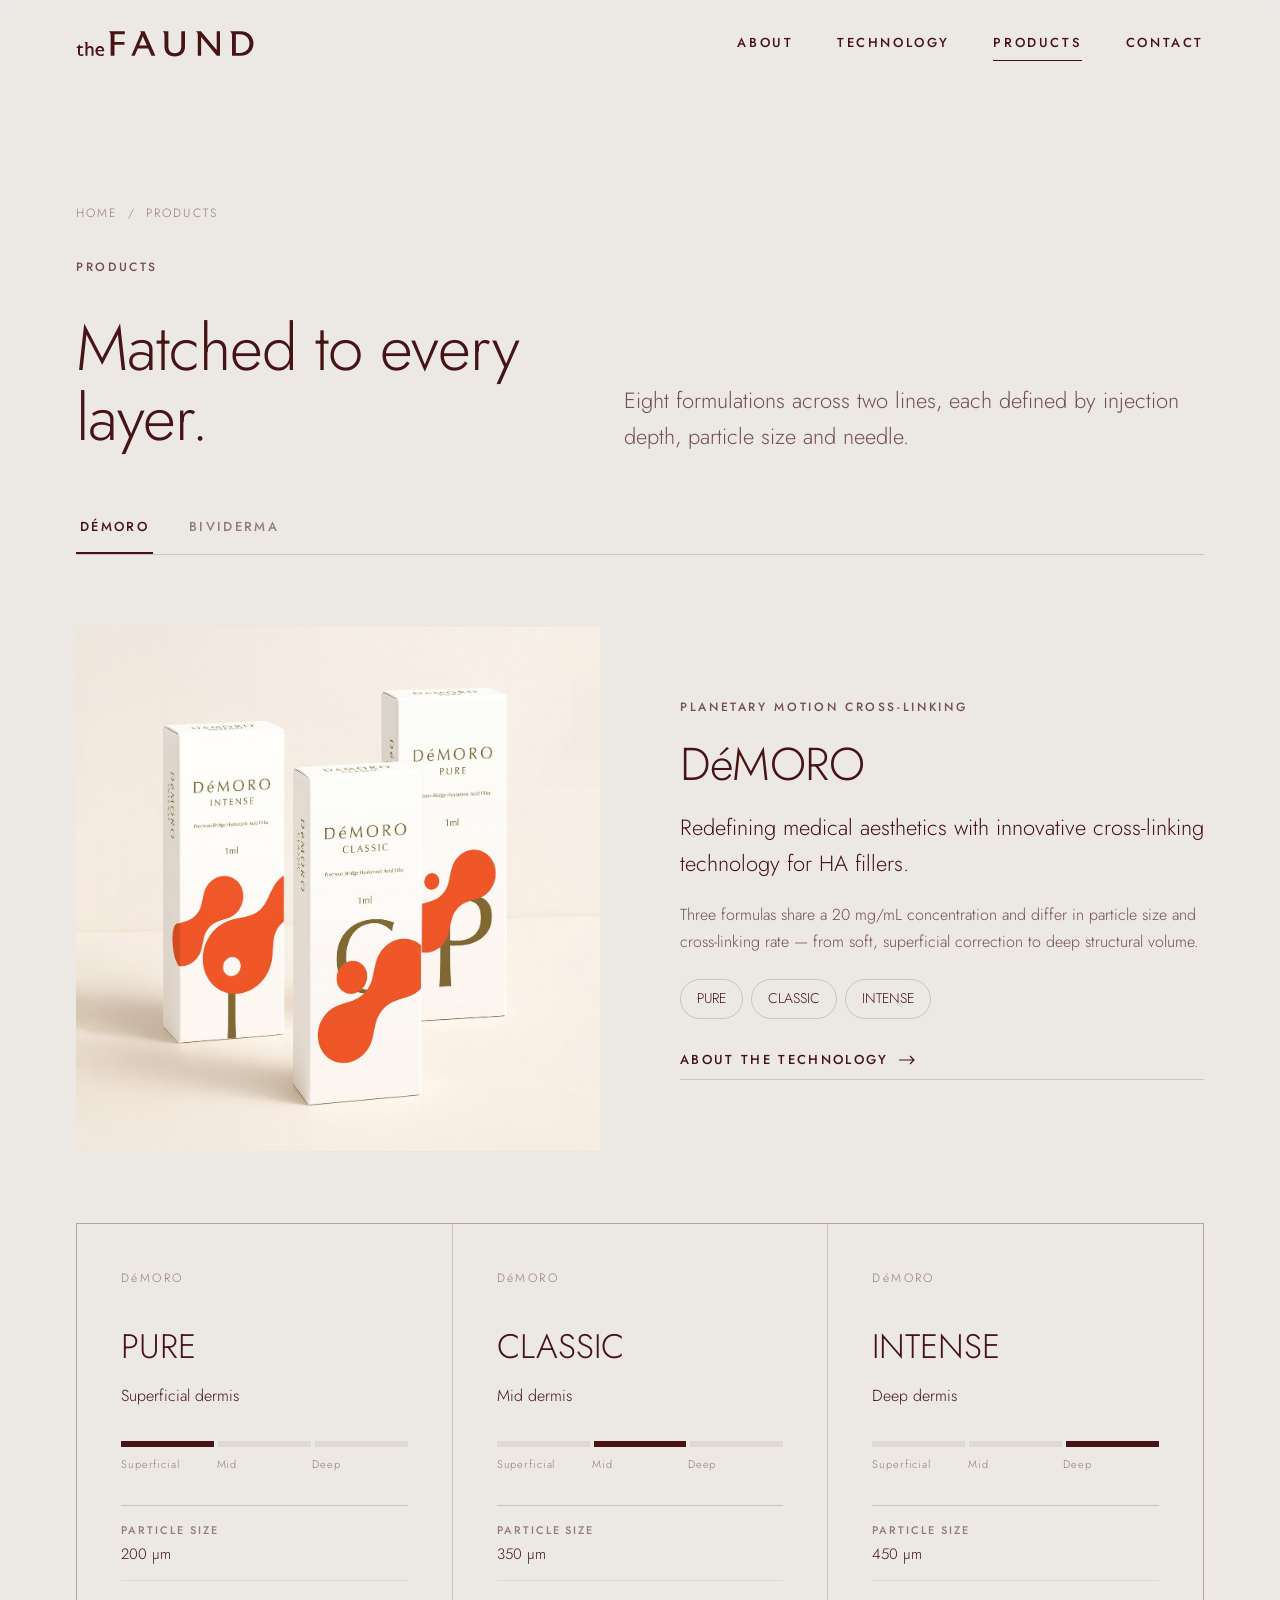
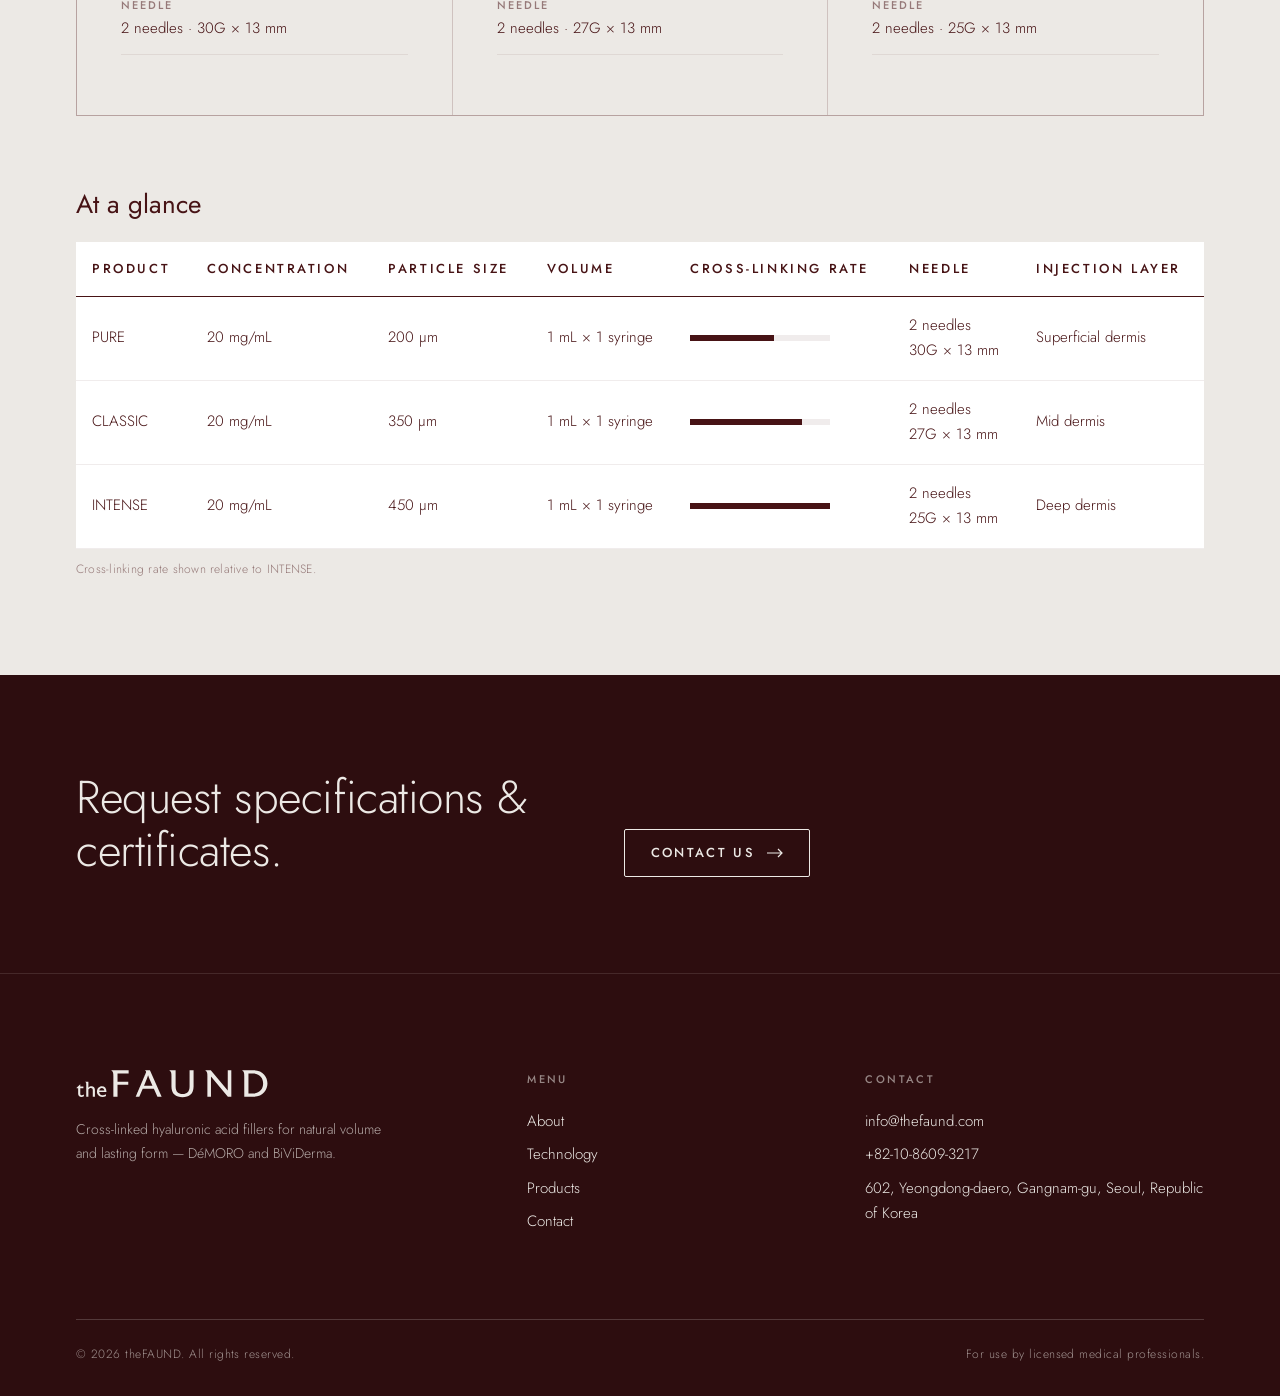
<file: products.html>
<!doctype html>
<html lang="en" class="no-js">
<head>
<meta charset="utf-8">
<meta name="viewport" content="width=device-width, initial-scale=1, viewport-fit=cover">
<title>Products — theFAUND</title>
<meta name="description" content="DéMORO PURE, CLASSIC, INTENSE and BiViDerma I, III, V, X¹, X² cross-linked hyaluronic acid fillers: composition, indications and specifications.">
<meta name="theme-color" content="#ECE9E5">
<meta property="og:title" content="Products — theFAUND">
<meta property="og:description" content="DéMORO PURE, CLASSIC, INTENSE and BiViDerma I, III, V, X¹, X² cross-linked hyaluronic acid fillers: composition, indications and specifications.">
<meta property="og:type" content="website">
<link rel="icon" type="image/png" href="images/favicon.png">
<link rel="preconnect" href="https://fonts.googleapis.com">
<link rel="preconnect" href="https://fonts.gstatic.com" crossorigin>
<link href="https://fonts.googleapis.com/css2?family=Jost:wght@300;400;500&display=swap" rel="stylesheet">
<link rel="stylesheet" href="css/style.css">
</head>
<body data-page="products">
<a class="skip-link" href="#main">Skip to content</a>
<header class="site-header">
  <div class="container">
    <a class="brand" href="index.html" aria-label="theFAUND home"><img src="images/logo-maroon.svg" alt="theFAUND" width="407" height="59"></a>
    <nav class="gnb" aria-label="Main">
      <ul>
        <li><a href="index.html">About</a></li>
        <li><a href="technology.html">Technology</a></li>
        <li><a href="products.html" aria-current="page">Products</a></li>
        <li><a href="contact.html">Contact</a></li>
      </ul>
    </nav>
    <button class="menu-toggle" type="button" aria-expanded="false" aria-controls="mobile-nav" aria-label="Open menu"><span></span><span></span></button>
  </div>
</header>
<nav class="mobile-nav" id="mobile-nav" aria-label="Main mobile" aria-hidden="true">
  <ol>
      <li><a href="index.html">About</a></li>
      <li><a href="technology.html">Technology</a></li>
      <li><a href="products.html" aria-current="page">Products</a></li>
      <li><a href="contact.html">Contact</a></li>
  </ol>
  <div class="mobile-nav__foot">
    <p><a data-site="email" href="mailto:info@thefaund.com">info@thefaund.com</a></p>
    <p><a data-site="phone" href="tel:+821086093217">+82-10-8609-3217</a></p>
  </div>
</nav>

<main id="main">

  <section class="page-hero" style="padding-bottom:24px">
    <div class="container">
      <nav class="crumb" aria-label="Breadcrumb"><a href="index.html">Home</a><span>/</span><span>Products</span></nav>
      <div class="section-head section-head--split" style="margin-bottom:0">
        <div class="reveal">
          <span class="eyebrow">Products</span>
          <h1 class="h1 mt-s">Matched to every layer.</h1>
        </div>
        <p class="lead muted reveal">Eight formulations across two lines, each defined by injection depth, particle size and needle.</p>
      </div>
    </div>
  </section>

  <section class="section--tight" style="padding-top:24px">
    <div class="container">
      <div class="tabs" role="tablist" aria-label="Product lines">
        <button class="tab" role="tab" id="tab-demoro" aria-controls="panel-demoro" aria-selected="true" data-hash="demoro">DéMORO</button>
        <button class="tab" role="tab" id="tab-bividerma" aria-controls="panel-bividerma" aria-selected="false" tabindex="-1" data-hash="bividerma">BiViDerma</button>
      </div>

      <!-- DéMORO -->
      <div class="tab-panel" role="tabpanel" id="panel-demoro" aria-labelledby="tab-demoro">
        <div class="split mt-l">
          <div class="split__media reveal" style="aspect-ratio:1/1;background:#EBE3DA"><img src="images/demoro/demoro-lineup.jpg" alt="DéMORO INTENSE, CLASSIC and PURE boxes" width="1321" height="1400"></div>
          <div class="split__copy">
            <span class="eyebrow reveal">Planetary Motion Cross-Linking</span>
            <h2 class="h2 reveal">DéMORO</h2>
            <p class="lead reveal">Redefining medical aesthetics with innovative cross-linking technology for HA fillers.</p>
            <p class="muted reveal">Three formulas share a 20 mg/mL concentration and differ in particle size and cross-linking rate — from soft, superficial correction to deep structural volume.</p>
            <div class="chips reveal"><a class="chip" href="#pure">PURE</a><a class="chip" href="#classic">CLASSIC</a><a class="chip" href="#intense">INTENSE</a></div>
            <a class="link-arrow reveal" href="technology.html#planetary">About the technology <svg class="arrow" viewBox="0 0 16 10" fill="none" aria-hidden="true"><path d="M0 5h15M11 1l4 4-4 4" stroke="currentColor" stroke-width="1.2"/></svg></a>
          </div>
        </div>

        <div class="grid-3 mt-l">
        <article class="feature" id="pure">
          <span class="feature__num">DéMORO</span>
          <h3 class="product__name" style="font-size:clamp(26px,3vw,34px)">PURE</h3>
          <p class="mt-s">Superficial dermis</p>
          <div class="mt-m"><div class="depth" aria-hidden="true"><div class="depth__bar"><span class="on"></span><span class=""></span><span class=""></span></div><div class="depth__labels"><span>Superficial</span><span>Mid</span><span>Deep</span></div></div></div>
          <dl class="spec mt-m">
            <div><dt>Particle size</dt><dd>200 μm</dd></div>
            <div><dt>Needle</dt><dd>2 needles · 30G × 13 mm</dd></div>
          </dl>
        </article>
        <article class="feature" id="classic">
          <span class="feature__num">DéMORO</span>
          <h3 class="product__name" style="font-size:clamp(26px,3vw,34px)">CLASSIC</h3>
          <p class="mt-s">Mid dermis</p>
          <div class="mt-m"><div class="depth" aria-hidden="true"><div class="depth__bar"><span class=""></span><span class="on"></span><span class=""></span></div><div class="depth__labels"><span>Superficial</span><span>Mid</span><span>Deep</span></div></div></div>
          <dl class="spec mt-m">
            <div><dt>Particle size</dt><dd>350 μm</dd></div>
            <div><dt>Needle</dt><dd>2 needles · 27G × 13 mm</dd></div>
          </dl>
        </article>
        <article class="feature" id="intense">
          <span class="feature__num">DéMORO</span>
          <h3 class="product__name" style="font-size:clamp(26px,3vw,34px)">INTENSE</h3>
          <p class="mt-s">Deep dermis</p>
          <div class="mt-m"><div class="depth" aria-hidden="true"><div class="depth__bar"><span class=""></span><span class=""></span><span class="on"></span></div><div class="depth__labels"><span>Superficial</span><span>Mid</span><span>Deep</span></div></div></div>
          <dl class="spec mt-m">
            <div><dt>Particle size</dt><dd>450 μm</dd></div>
            <div><dt>Needle</dt><dd>2 needles · 25G × 13 mm</dd></div>
          </dl>
        </article>
        </div>

        <h3 class="h3 mt-l" style="margin-bottom:20px">At a glance</h3>
        <div class="table-wrap reveal" style="overflow-x:auto">
          <table class="spec-table">
            <thead><tr><th scope="col">Product</th><th scope="col">Concentration</th><th scope="col">Particle size</th><th scope="col">Volume</th><th scope="col">Cross-linking rate</th><th scope="col">Needle</th><th scope="col">Injection layer</th></tr></thead>
            <tbody>
            <tr class="m-card">
              <td class="m-title">PURE</td>
              <td data-label="Concentration">20 mg/mL</td>
              <td data-label="Particle size">200 μm</td>
              <td data-label="Volume">1 mL × 1 syringe</td>
              <td data-label="Cross-linking"><span class="rate" style="--v:60%" role="img" aria-label="Relative cross-linking rate 60%"></span></td>
              <td data-label="Needle">2 needles<br>30G × 13 mm</td>
              <td data-label="Layer">Superficial dermis</td>
            </tr>
            <tr class="m-card">
              <td class="m-title">CLASSIC</td>
              <td data-label="Concentration">20 mg/mL</td>
              <td data-label="Particle size">350 μm</td>
              <td data-label="Volume">1 mL × 1 syringe</td>
              <td data-label="Cross-linking"><span class="rate" style="--v:80%" role="img" aria-label="Relative cross-linking rate 80%"></span></td>
              <td data-label="Needle">2 needles<br>27G × 13 mm</td>
              <td data-label="Layer">Mid dermis</td>
            </tr>
            <tr class="m-card">
              <td class="m-title">INTENSE</td>
              <td data-label="Concentration">20 mg/mL</td>
              <td data-label="Particle size">450 μm</td>
              <td data-label="Volume">1 mL × 1 syringe</td>
              <td data-label="Cross-linking"><span class="rate" style="--v:100%" role="img" aria-label="Relative cross-linking rate 100%"></span></td>
              <td data-label="Needle">2 needles<br>25G × 13 mm</td>
              <td data-label="Layer">Deep dermis</td>
            </tr>
            </tbody>
          </table>
        </div>
        <p class="fig-note">Cross-linking rate shown relative to INTENSE.</p>
      </div>

      <!-- BiViDerma -->
      <div class="tab-panel" role="tabpanel" id="panel-bividerma" aria-labelledby="tab-bividerma" hidden>
        <div class="section-head section-head--split mt-l">
          <div>
            <span class="eyebrow">Multi Layered Crosslinking (MLC)</span>
            <h2 class="h2 mt-s">BiViDerma</h2>
            <p class="muted mt-s">Patented micro beads of cross-linked hyaluronic acid.</p>
          </div>
          <div>
            <div class="chips" style="margin-bottom:20px"><a class="chip" href="#bv-1">I</a><a class="chip" href="#bv-3">III</a><a class="chip" href="#bv-5">V</a><a class="chip" href="#bv-x1">X¹</a><a class="chip" href="#bv-x2">X²</a></div>
            <div class="variant" role="group" aria-label="Product version">
              <button type="button" class="variant__btn" data-variant="export" aria-pressed="true">Export · with Lidocaine</button>
              <button type="button" class="variant__btn" data-variant="ce" aria-pressed="false">CE</button>
            </div>
          </div>
        </div>
        <div class="bv-list" data-variant="export">
      <article class="product" id="bv-1">
        <div class="product__media reveal"><img src="images/products/bividerma-1.jpg" alt="BiViDerma I box and syringe" loading="lazy"></div>
        <div class="product__info reveal">
          <span class="eyebrow">BiViDerma</span>
          <h3 class="product__name">BiViDerma I<span class="v-export muted" style="font-size:.45em;letter-spacing:.06em"> Lidocaine</span></h3>
          <p class="product__zone">Fine wrinkles and lip area</p>
          <div class="depth" aria-hidden="true"><div class="depth__bar"><span class="on"></span><span class=""></span><span class=""></span></div><div class="depth__labels"><span>Superficial</span><span>Mid</span><span>Deep</span></div></div>
          <dl class="spec">
            <div class="v-export"><dt>Composition</dt><dd>Cross-linked hyaluronic acid … 20 mg/mL<br>Lidocaine hydrochloride … 0.3%</dd></div><div class="v-ce"><dt>Composition</dt><dd>Cross-linked hyaluronic acid … 20 mg/mL</dd></div>
            <div><dt>Indication</dt><dd>Subcutaneous upper periosteum — fine wrinkles, lip area</dd></div>
            <div><dt>Packaging</dt><dd>1 mL × 1 syringe</dd></div>
            <div><dt>Needle</dt><dd>30G 13 mm × 2</dd></div>
          </dl>
        </div>
      </article>
      <article class="product" id="bv-3">
        <div class="product__media reveal"><img src="images/products/bividerma-3.jpg" alt="BiViDerma III box and syringe" loading="lazy"></div>
        <div class="product__info reveal">
          <span class="eyebrow">BiViDerma</span>
          <h3 class="product__name">BiViDerma III<span class="v-export muted" style="font-size:.45em;letter-spacing:.06em"> Lidocaine</span></h3>
          <p class="product__zone">Lips, deep wrinkles and nasolabial folds</p>
          <div class="depth" aria-hidden="true"><div class="depth__bar"><span class=""></span><span class="on"></span><span class=""></span></div><div class="depth__labels"><span>Superficial</span><span>Mid</span><span>Deep</span></div></div>
          <dl class="spec">
            <div class="v-export"><dt>Composition</dt><dd>Cross-linked hyaluronic acid … 20 mg/mL<br>Lidocaine hydrochloride … 0.3%</dd></div><div class="v-ce"><dt>Composition</dt><dd>Cross-linked hyaluronic acid … 20 mg/mL</dd></div>
            <div><dt>Indication</dt><dd>Mid–deep dermis — lip, deep wrinkles, nasolabial</dd></div>
            <div><dt>Packaging</dt><dd>1 mL × 1 syringe</dd></div>
            <div><dt>Needle</dt><dd>27G 13 mm × 2 / 23G 50 mm cannula</dd></div>
          </dl>
        </div>
      </article>
      <article class="product" id="bv-5">
        <div class="product__media reveal"><img src="images/products/bividerma-5.jpg" alt="BiViDerma V box and syringe" loading="lazy"></div>
        <div class="product__info reveal">
          <span class="eyebrow">BiViDerma</span>
          <h3 class="product__name">BiViDerma V<span class="v-export muted" style="font-size:.45em;letter-spacing:.06em"> Lidocaine</span></h3>
          <p class="product__zone">Cheekbones, short chin, nose and forehead</p>
          <div class="depth" aria-hidden="true"><div class="depth__bar"><span class=""></span><span class=""></span><span class="on"></span></div><div class="depth__labels"><span>Superficial</span><span>Mid</span><span>Deep</span></div></div>
          <dl class="spec">
            <div class="v-export"><dt>Composition</dt><dd>Cross-linked hyaluronic acid … 20 mg/mL<br>Lidocaine hydrochloride … 0.3%</dd></div><div class="v-ce"><dt>Composition</dt><dd>Cross-linked hyaluronic acid … 20 mg/mL</dd></div>
            <div><dt>Indication</dt><dd>Volume dermis — cheekbone, short chin, nose, forehead</dd></div>
            <div><dt>Packaging</dt><dd>1 mL × 1 syringe</dd></div>
            <div><dt>Needle</dt><dd>25G 13 mm × 2 / 21G 50 mm cannula</dd></div>
          </dl>
        </div>
      </article>
      <article class="product" id="bv-x1">
        <div class="product__media product__media--tall reveal"><img src="images/products/bividerma-x1.jpg" alt="BiViDerma X¹ box and syringe" loading="lazy"></div>
        <div class="product__info reveal">
          <span class="eyebrow">BiViDerma</span>
          <h3 class="product__name">BiViDerma X¹<span class="v-export muted" style="font-size:.45em;letter-spacing:.06em"> Lidocaine</span></h3>
          <p class="product__zone">Body contouring — soft to mid volume</p>
          <div class="depth" aria-hidden="true"><div class="depth__bar"><span class="on"></span><span class="on"></span><span class=""></span></div><div class="depth__labels"><span>Superficial</span><span>Mid</span><span>Deep</span></div></div>
          <dl class="spec">
            
            <div><dt>Indication</dt><dd>Soft–mid dermis</dd></div>
            <div><dt>Packaging</dt><dd>10 mL × 1 syringe</dd></div>
            
          </dl>
        </div>
      </article>
      <article class="product" id="bv-x2">
        <div class="product__media product__media--tall reveal"><img src="images/products/bividerma-x2.jpg" alt="BiViDerma X² box and syringe" loading="lazy"></div>
        <div class="product__info reveal">
          <span class="eyebrow">BiViDerma</span>
          <h3 class="product__name">BiViDerma X²<span class="v-export muted" style="font-size:.45em;letter-spacing:.06em"> Lidocaine</span></h3>
          <p class="product__zone">Body contouring — volume</p>
          <div class="depth" aria-hidden="true"><div class="depth__bar"><span class=""></span><span class="on"></span><span class="on"></span></div><div class="depth__labels"><span>Superficial</span><span>Mid</span><span>Deep</span></div></div>
          <dl class="spec">
            
            <div><dt>Indication</dt><dd>Volume dermis</dd></div>
            <div><dt>Packaging</dt><dd>10 mL × 1 syringe</dd></div>
            
          </dl>
        </div>
      </article>
        </div>
      </div>
    </div>
  </section>

  <section class="section--tight section--maroon">
    <div class="container">
      <div class="section-head section-head--split" style="margin-bottom:0">
        <h2 class="h2 reveal">Request specifications &amp; certificates.</h2>
        <div class="reveal"><a class="btn btn--light" href="contact.html">Contact us <svg class="arrow" viewBox="0 0 16 10" fill="none" aria-hidden="true"><path d="M0 5h15M11 1l4 4-4 4" stroke="currentColor" stroke-width="1.2"/></svg></a></div>
      </div>
    </div>
  </section>

</main>
<footer class="site-footer">
  <div class="container">
    <div class="footer-grid">
      <div class="footer-brand">
        <img src="images/logo-beige.svg" alt="theFAUND" width="407" height="59">
        <p>Cross-linked hyaluronic acid fillers for natural volume and lasting form — DéMORO and BiViDerma.</p>
      </div>
      <div class="footer-col">
        <h4>Menu</h4>
        <ul>
          <li><a href="index.html">About</a></li>
          <li><a href="technology.html">Technology</a></li>
          <li><a href="products.html">Products</a></li>
          <li><a href="contact.html">Contact</a></li>
        </ul>
      </div>
      <div class="footer-col">
        <h4>Contact</h4>
        <ul>
          <li><a data-site="email" href="mailto:info@thefaund.com">info@thefaund.com</a></li>
          <li><a data-site="phone" href="tel:+821086093217">+82-10-8609-3217</a></li>
          <li data-site="address">602, Yeongdong-daero, Gangnam-gu, Seoul, Republic of Korea</li>
        </ul>
      </div>
    </div>
    <div class="footer-bottom">
      <span>© <span data-year>2026</span> theFAUND. All rights reserved.</span>
      <span>For use by licensed medical professionals.</span>
    </div>
  </div>
</footer>
<script src="js/main.js"></script>
</body>
</html>
</file>
<file: css/style.css>
/* =========================================================
   theFAUND — shared stylesheet
   Brand colors are sampled from the theFAUND logo:
   Maroon #471315 · Warm beige #ECE9E5
   Layout is mobile-first; breakpoints at 720px and 1080px.
   ========================================================= */

:root {
  --maroon: #471315;
  --maroon-90: #5a2427;
  --maroon-deep: #2D0D0F;   /* dark background surfaces: footer, CTA, image band */
  --maroon-70: rgba(71, 19, 21, .72);
  --maroon-50: rgba(71, 19, 21, .52);
  --maroon-20: rgba(71, 19, 21, .18);
  --maroon-10: rgba(71, 19, 21, .08);
  --beige: #ECE9E5;
  --beige-deep: #E3DFD9;
  --paper: #F6F4F1;
  --white: #FFFFFF;

  --font: "Jost", "Pretendard", "Apple SD Gothic Neo", "Helvetica Neue", Arial, sans-serif;

  --gutter: 20px;
  --max: 1240px;
  --header-h: 64px;
  --radius: 2px;
  --ease: cubic-bezier(.2, .7, .2, 1);
}

@media (min-width: 720px) {
  :root { --gutter: 40px; --header-h: 76px; }
}
@media (min-width: 1080px) {
  :root { --gutter: 56px; --header-h: 88px; }
}

*, *::before, *::after { box-sizing: border-box; }

html { -webkit-text-size-adjust: 100%; scroll-behavior: smooth; scroll-padding-top: calc(var(--header-h) + 16px); }
@media (prefers-reduced-motion: reduce) { html { scroll-behavior: auto; } }

body {
  margin: 0;
  background: var(--beige);
  color: var(--maroon);
  font-family: var(--font);
  font-weight: 300;
  font-size: 16px;
  line-height: 1.7;
  -webkit-font-smoothing: antialiased;
  overflow-x: hidden;
}

img, svg { display: block; max-width: 100%; height: auto; }
a { color: inherit; text-decoration: none; }
button { font: inherit; color: inherit; }
h1, h2, h3, h4, p { margin: 0; }
ul { margin: 0; padding: 0; list-style: none; }

.container { width: 100%; max-width: var(--max); margin: 0 auto; padding: 0 var(--gutter); }

.skip-link {
  position: absolute; left: -9999px; top: 8px; z-index: 200;
  background: var(--maroon); color: var(--beige); padding: 10px 16px;
}
.skip-link:focus { left: 8px; }

:focus-visible { outline: 2px solid var(--maroon); outline-offset: 3px; }

/* ---------- Type scale ---------- */
.eyebrow {
  display: inline-block;
  font-size: 12px; font-weight: 500; letter-spacing: .22em; text-transform: uppercase;
  color: var(--maroon-70);
}
.display {
  font-size: clamp(38px, 8.4vw, 92px);
  font-weight: 300; line-height: 1.04; letter-spacing: -.02em;
}
.h1 { font-size: clamp(34px, 6vw, 64px); font-weight: 300; line-height: 1.1; letter-spacing: -.015em; }
.h2 { font-size: clamp(28px, 4.2vw, 46px); font-weight: 300; line-height: 1.15; letter-spacing: -.01em; }
.h3 { font-size: clamp(20px, 2.2vw, 26px); font-weight: 400; line-height: 1.3; }
.lead { font-size: clamp(18px, 2vw, 22px); line-height: 1.6; font-weight: 300; }
.body-sm { font-size: 14px; line-height: 1.7; }
.muted { color: var(--maroon-70); }
.wide-caps { letter-spacing: .32em; text-transform: uppercase; }

/* ---------- Header / GNB ---------- */
.site-header {
  position: sticky; top: 0; z-index: 100;
  height: var(--header-h);
  background: rgba(236, 233, 229, .9);
  -webkit-backdrop-filter: saturate(140%) blur(10px);
  backdrop-filter: saturate(140%) blur(10px);
  border-bottom: 1px solid transparent;
  transition: border-color .3s var(--ease);
}
.site-header.is-scrolled { border-bottom-color: var(--maroon-20); }
.site-header .container { height: 100%; display: flex; align-items: center; justify-content: space-between; }

.brand { display: inline-flex; align-items: center; padding: 8px 0; }
.brand img { height: 22px; width: auto; }
@media (min-width: 1080px) { .brand img { height: 26px; } }

.gnb { display: none; }
.gnb ul { display: flex; gap: clamp(24px, 3.4vw, 48px); }
.gnb a {
  position: relative; display: block; padding: 10px 0;
  font-size: 13px; font-weight: 500; letter-spacing: .2em; text-transform: uppercase;
}
.gnb a::after {
  content: ""; position: absolute; left: 0; right: 0; bottom: 4px; height: 1px;
  background: currentColor; transform: scaleX(0); transform-origin: left;
  transition: transform .35s var(--ease);
}
.gnb a:hover::after, .gnb a[aria-current="page"]::after { transform: scaleX(1); }


.menu-toggle {
  width: 44px; height: 44px; margin-right: -10px;
  border: 0; background: none; cursor: pointer;
  display: inline-flex; flex-direction: column; justify-content: center; align-items: center; gap: 6px;
}
.menu-toggle span { display: block; width: 22px; height: 1.5px; background: var(--maroon); transition: transform .3s var(--ease), opacity .2s; }
.menu-open .menu-toggle span:nth-child(1) { transform: translateY(3.75px) rotate(45deg); }
.menu-open .menu-toggle span:nth-child(2) { transform: translateY(-3.75px) rotate(-45deg); }
@media (min-width: 900px) { .gnb { display: block; } .menu-toggle { display: none; } }

.mobile-nav {
  position: fixed; inset: var(--header-h) 0 0 0; z-index: 99;
  background: var(--beige);
  padding: 32px var(--gutter) calc(32px + env(safe-area-inset-bottom));
  display: flex; flex-direction: column; justify-content: space-between;
  opacity: 0; visibility: hidden; transform: translateY(-8px);
  transition: opacity .3s var(--ease), transform .3s var(--ease), visibility 0s .3s;
  overflow-y: auto;
}
.menu-open .mobile-nav { opacity: 1; visibility: visible; transform: none; transition-delay: 0s; }
.menu-open { overflow: hidden; }
.mobile-nav ol { list-style: none; margin: 0; padding: 0; counter-reset: nav; }
.mobile-nav li { border-bottom: 1px solid var(--maroon-20); }
.mobile-nav li a {
  display: flex; align-items: baseline; gap: 16px; padding: 18px 0;
  font-size: 30px; font-weight: 300; letter-spacing: -.01em;
}
.mobile-nav li a::before { counter-increment: nav; content: "0" counter(nav); font-size: 12px; letter-spacing: .2em; color: var(--maroon-50); }
.mobile-nav li a[aria-current="page"] { font-weight: 400; }
.mobile-nav .mobile-nav__foot { font-size: 14px; color: var(--maroon-70); margin-top: 32px; }
@media (min-width: 900px) { .mobile-nav { display: none; } }

/* ---------- Buttons ---------- */
.btn {
  display: inline-flex; align-items: center; justify-content: center; gap: 12px;
  min-height: 48px; padding: 0 26px;
  border: 1px solid var(--maroon); border-radius: var(--radius);
  font-size: 13px; font-weight: 500; letter-spacing: .18em; text-transform: uppercase;
  cursor: pointer; transition: background .25s var(--ease), color .25s var(--ease);
  background: transparent;
}
.btn:hover { background: var(--maroon); color: var(--beige); }
.btn--solid { background: var(--maroon); color: var(--beige); }
.btn--solid:hover { background: var(--maroon-90); }
.btn--light { border-color: var(--beige); color: var(--beige); }
.btn--light:hover { background: var(--beige); color: var(--maroon); }
.arrow { width: 16px; height: 10px; flex: none; }
.btn-row { display: flex; flex-wrap: wrap; gap: 12px; }

.link-arrow {
  display: inline-flex; align-items: center; gap: 10px; padding: 8px 0;
  font-size: 13px; font-weight: 500; letter-spacing: .18em; text-transform: uppercase;
  border-bottom: 1px solid var(--maroon-20);
  transition: border-color .25s, gap .25s var(--ease);
}
.link-arrow:hover { border-color: var(--maroon); gap: 16px; }

/* ---------- Sections ---------- */
.section { padding: clamp(72px, 11vw, 144px) 0; }
.section--tight { padding: clamp(56px, 8vw, 96px) 0; }
.section--paper { background: var(--paper); }
.section--white { background: var(--white); }
.section--maroon { background: var(--maroon-deep); color: var(--beige); }
.section--maroon .eyebrow, .section--maroon .muted { color: rgba(236, 233, 229, .7); }
.rule { height: 1px; background: var(--maroon-20); border: 0; margin: 0; }

.section-head { display: grid; gap: 20px; margin-bottom: clamp(40px, 6vw, 72px); }
@media (min-width: 900px) {
  .section-head--split { grid-template-columns: 5fr 6fr; gap: 64px; align-items: end; }
}

/* ---------- Page hero (sub pages) ---------- */
.page-hero { position: relative; padding: clamp(48px, 9vw, 120px) 0 clamp(40px, 6vw, 72px); overflow: hidden; }
.page-hero__grid { display: grid; gap: 32px; align-items: end; }
.page-hero .eyebrow { margin-bottom: 20px; }
.page-hero__lead { max-width: 560px; }
.page-hero__media { position: relative; aspect-ratio: 16 / 10; overflow: hidden; background: var(--beige-deep); }
.page-hero__media img { width: 100%; height: 100%; object-fit: cover; }
@media (min-width: 900px) {
  .page-hero__grid { grid-template-columns: 1.1fr 1fr; gap: 64px; }
  .page-hero__media { aspect-ratio: 5 / 4; }
}

.crumb { display: flex; gap: 10px; font-size: 12px; letter-spacing: .18em; text-transform: uppercase; color: var(--maroon-50); margin-bottom: 28px; }
.crumb a:hover { color: var(--maroon); }

/* ---------- Home hero ---------- */
.hero { position: relative; padding: clamp(40px, 7vw, 96px) 0 clamp(56px, 8vw, 112px); overflow: hidden; }
.hero__grid { display: grid; gap: 40px; align-items: center; }
.hero__copy .eyebrow { margin-bottom: 24px; }
.hero__copy .lead { margin: 28px 0 36px; max-width: 520px; }
.hero__visual { position: relative; justify-self: center; width: min(100%, 520px); }
.hero__frame { position: relative; aspect-ratio: 4 / 5; overflow: hidden; border-radius: 999px 999px 0 0; background: #F3E9E0; }
.hero__frame img { width: 100%; height: 100%; object-fit: cover; object-position: 30% 40%; animation: float 12s ease-in-out infinite; transform-origin: 40% 40%; }
.hero__orbit { position: absolute; inset: -6% -10%; width: 120%; height: 112%; color: var(--maroon-20); pointer-events: none; }
@keyframes float { 0%, 100% { transform: scale(1.04) translateY(0); } 50% { transform: scale(1.04) translateY(-10px); } }
@media (prefers-reduced-motion: reduce) { .hero__frame img { animation: none; } }
@media (min-width: 900px) { .hero__grid { grid-template-columns: 1.15fr 1fr; gap: 64px; } .hero__visual { width: min(100%, 460px); } }
@media (max-width: 719px) { .hero__visual { width: 78%; } }

.hero__meta {
  display: grid; grid-template-columns: repeat(2, 1fr);
  border-top: 1px solid var(--maroon-20); margin-top: clamp(48px, 7vw, 88px);
}
.hero__meta div { padding: 20px 16px 4px 0; }
.hero__meta div + div { padding-left: 16px; border-left: 1px solid var(--maroon-20); }
.hero__meta div:nth-child(3) { padding-left: 0; border-left: 0; }
.hero__meta strong { display: block; font-size: clamp(24px, 3vw, 34px); font-weight: 300; line-height: 1.2; }
.hero__meta span { font-size: 12px; letter-spacing: .14em; text-transform: uppercase; color: var(--maroon-70); }
@media (max-width: 719px) { .hero__meta div:nth-child(n+3) { border-top: 1px solid var(--maroon-20); margin-top: 16px; } }
@media (min-width: 720px) {
  .hero__meta { grid-template-columns: repeat(4, 1fr); }
  .hero__meta div:nth-child(3) { padding-left: 16px; border-left: 1px solid var(--maroon-20); }
}

/* ---------- Statement ---------- */
.statement { display: grid; gap: 32px; }
.statement__text { font-size: clamp(24px, 3.6vw, 40px); font-weight: 300; line-height: 1.35; letter-spacing: -.01em; }
.statement__text em { font-style: normal; border-bottom: 1px solid var(--maroon-50); }
.statement__aside { display: grid; gap: 16px; align-content: start; }
@media (min-width: 900px) { .statement { grid-template-columns: 1fr 2.4fr; gap: 64px; } }

/* ---------- Cards / grids ---------- */
.grid-3 { display: grid; gap: 1px; background: var(--maroon-20); border: 1px solid var(--maroon-20); }
@media (min-width: 720px) { .grid-3 { grid-template-columns: repeat(3, 1fr); } }
.grid-3 > * { background: var(--beige); padding: clamp(28px, 4vw, 44px); }
.section--paper .grid-3 > * { background: var(--paper); }

.feature__num { font-size: 12px; letter-spacing: .2em; color: var(--maroon-50); margin-bottom: 40px; display: block; }
.feature h3 { margin-bottom: 12px; }

/* Product line cards (home) */
.lines { display: grid; gap: 24px; }
@media (min-width: 900px) { .lines { grid-template-columns: 1fr 1fr; gap: 32px; } }
.line-card { display: flex; flex-direction: column; background: var(--white); transition: transform .4s var(--ease); }
.line-card:hover { transform: translateY(-4px); }
.line-card__media { aspect-ratio: 4 / 3; overflow: hidden; background: var(--white); display: grid; place-items: center; }
.line-card__media img { width: 100%; height: 100%; object-fit: cover; transition: transform .8s var(--ease); }
.line-card__media.contain img { object-fit: contain; padding: 6% 8%; }
.line-card:hover .line-card__media img { transform: scale(1.03); }
.line-card__body { padding: clamp(24px, 3vw, 36px); display: grid; gap: 12px; border-top: 1px solid var(--maroon-10); flex: 1; }
.line-card__tags { display: flex; flex-wrap: wrap; gap: 8px; margin-top: 4px; }
.tag { font-size: 12px; letter-spacing: .1em; padding: 4px 10px; border: 1px solid var(--maroon-20); border-radius: 99px; }

/* Image band */
.band { position: relative; min-height: clamp(380px, 56vw, 620px); display: grid; align-items: end; color: var(--beige); overflow: hidden; background: var(--maroon-deep); }
.band__img { position: absolute; inset: 0; width: 100%; height: 100%; object-fit: cover; opacity: .9; }
.band::after { content: ""; position: absolute; inset: 0; background: linear-gradient(180deg, rgba(45,13,15,0) 30%, rgba(45,13,15,.88)); }
.band .container { position: relative; z-index: 1; padding-bottom: clamp(40px, 6vw, 80px); }
.band blockquote { margin: 0; max-width: 780px; font-size: clamp(24px, 3.4vw, 40px); font-weight: 300; line-height: 1.3; }
.band cite { display: block; margin-top: 20px; font-style: normal; font-size: 12px; letter-spacing: .2em; text-transform: uppercase; opacity: .75; }

/* Split media/text */
.split { display: grid; gap: 40px; align-items: center; }
.split__media { aspect-ratio: 4 / 3; overflow: hidden; background: var(--beige-deep); }
.split__media img { width: 100%; height: 100%; object-fit: cover; }
.split__copy { display: grid; gap: 20px; }
@media (min-width: 900px) {
  .split { grid-template-columns: 1fr 1fr; gap: 80px; }
  .split--rev .split__media { order: 2; }
}

/* Lists */
.check-list { display: grid; gap: 0; border-top: 1px solid var(--maroon-20); }
.check-list li { display: grid; grid-template-columns: 28px 1fr; gap: 12px; padding: 16px 0; border-bottom: 1px solid var(--maroon-20); }
.check-list li::before { content: ""; width: 9px; height: 9px; margin-top: 9px; border: 1px solid var(--maroon); border-radius: 50%; }
.check-list strong { font-weight: 500; display: block; }

/* ---------- Technology ---------- */
.compare { display: grid; gap: 16px; }
@media (min-width: 900px) { .compare { grid-template-columns: 1fr 1fr; gap: 24px; } }
.compare__card { background: var(--white); padding: clamp(20px, 3vw, 36px); display: grid; gap: 20px; align-content: start; }
.compare__card header { display: flex; justify-content: space-between; align-items: baseline; gap: 12px; flex-wrap: wrap; }
.compare__card .label { font-size: 12px; letter-spacing: .18em; text-transform: uppercase; color: var(--maroon-50); }
.compare__card.is-focus { outline: 1px solid var(--maroon); outline-offset: -1px; }
.compare__facts { display: grid; border-top: 1px solid var(--maroon-20); }
.compare__facts div { display: grid; grid-template-columns: 136px 1fr; gap: 12px; padding: 12px 0; border-bottom: 1px solid var(--maroon-10); font-size: 15px; }
.compare__facts dt { font-size: 11px; letter-spacing: .12em; text-transform: uppercase; color: var(--maroon-50); padding-top: 3px; }
.compare__facts dd { margin: 0; }
.compare-note { margin-top: 20px; padding: 16px 20px; border: 1px solid var(--maroon-20); font-size: 14px; text-align: center; }

.steps { margin: 0; padding: 0; list-style: none; display: grid; gap: 1px; background: var(--maroon-20); border: 1px solid var(--maroon-20); counter-reset: step; }
@media (min-width: 720px) { .steps { grid-template-columns: repeat(2, 1fr); } }
@media (min-width: 1080px) { .steps { grid-template-columns: repeat(4, 1fr); } }
.steps li { background: var(--paper); padding: 28px 24px 32px; display: grid; gap: 10px; align-content: start; }
.steps li::before { counter-increment: step; content: "0" counter(step); font-size: 12px; letter-spacing: .2em; color: var(--maroon-50); margin-bottom: 20px; }
.steps h3 { font-size: 18px; font-weight: 500; }

.chart-card { background: var(--white); padding: clamp(20px, 3vw, 40px); }
.chart-card figcaption { font-size: 13px; color: var(--maroon-70); margin-top: 16px; }
.legend { display: flex; flex-wrap: wrap; gap: 18px; font-size: 13px; margin-bottom: 16px; }
.legend span { display: inline-flex; align-items: center; gap: 8px; }
.legend i { display: inline-block; width: 22px; height: 0; border-top: 2px solid var(--maroon); }
.legend i.a { border-top: 1.5px dashed var(--maroon-50); }
.legend i.b { border-top: 1.5px dotted var(--maroon-50); }
.chart svg text { font-family: var(--font); }

.tech-media { aspect-ratio: 4 / 3; background: var(--white); overflow: hidden; }
.tech-media img { width: 100%; height: 100%; object-fit: cover; }
.tech-media.contain img { object-fit: contain; }

.fig-note { font-size: 12px; color: var(--maroon-50); margin-top: 10px; letter-spacing: .02em; }

/* ---------- Products ---------- */
.tabs { display: flex; gap: 0; border-bottom: 1px solid var(--maroon-20); overflow-x: auto; scrollbar-width: none; }
.tabs::-webkit-scrollbar { display: none; }
.tab {
  flex: 0 0 auto; min-height: 52px; padding: 0 4px; margin-right: 32px;
  background: none; border: 0; border-bottom: 2px solid transparent; cursor: pointer;
  font-size: 13px; font-weight: 500; letter-spacing: .18em; text-transform: uppercase; color: var(--maroon-50);
}
.tab[aria-selected="true"] { color: var(--maroon); border-bottom-color: var(--maroon); }
.tab-panel[hidden] { display: none; }

.chips { display: flex; gap: 8px; overflow-x: auto; padding: 4px 0 2px; scrollbar-width: none; }
.chips::-webkit-scrollbar { display: none; }
.chip { flex: 0 0 auto; min-height: 40px; display: inline-flex; align-items: center; padding: 0 16px; border: 1px solid var(--maroon-20); border-radius: 99px; font-size: 14px; transition: background .2s, border-color .2s; }
.chip:hover { border-color: var(--maroon); background: var(--white); }

.product { display: grid; gap: 28px; padding: clamp(40px, 6vw, 72px) 0; border-top: 1px solid var(--maroon-20); }
.product:first-of-type { border-top: 0; }
.product__media { background: var(--white); aspect-ratio: 5 / 4; display: grid; place-items: center; overflow: hidden; }
.product__media img { width: 100%; height: 100%; object-fit: contain; padding: 4%; }
.product__media--tall img { padding: 6% 18%; }
.product__info { display: grid; gap: 22px; align-content: start; }
.product__name { font-size: clamp(30px, 4vw, 44px); font-weight: 300; line-height: 1.1; }
.product__name sup { font-size: .5em; }
.product__zone { font-size: 17px; }
@media (min-width: 900px) {
  .product { grid-template-columns: 1.05fr 1fr; gap: 64px; align-items: center; }
}

.spec { display: grid; border-top: 1px solid var(--maroon-20); }
.spec div { display: grid; grid-template-columns: 1fr; gap: 2px; padding: 12px 0; border-bottom: 1px solid var(--maroon-10); }
.spec dt { font-size: 11px; font-weight: 500; letter-spacing: .18em; text-transform: uppercase; color: var(--maroon-50); }
.spec dd { margin: 0; font-size: 15px; }
@media (min-width: 480px) { .spec div { grid-template-columns: 140px 1fr; gap: 16px; } .spec dt { padding-top: 3px; } }

/* Depth meter */
.depth { display: grid; gap: 8px; }
.depth__bar { display: grid; grid-template-columns: repeat(3, 1fr); gap: 4px; }
.depth__bar span { height: 6px; background: var(--maroon-10); }
.depth__bar span.on { background: var(--maroon); }
.depth__labels { display: grid; grid-template-columns: repeat(3, 1fr); font-size: 11px; letter-spacing: .08em; color: var(--maroon-50); }

/* Spec table (DéMORO) */
.table-wrap { background: var(--white); }
.spec-table { width: 100%; border-collapse: collapse; font-size: 15px; }
.spec-table th, .spec-table td { padding: 16px 16px; text-align: left; border-bottom: 1px solid var(--maroon-10); vertical-align: middle; }
.spec-table thead th { font-size: 13px; font-weight: 500; letter-spacing: .2em; text-transform: uppercase; border-bottom: 1px solid var(--maroon); }
.spec-table tbody th { font-size: 11px; font-weight: 500; letter-spacing: .18em; text-transform: uppercase; color: var(--maroon-50); width: 22%; }
.rate { display: block; width: 100%; max-width: 140px; height: 6px; background: var(--maroon-10); position: relative; }
.rate::after { content: ""; position: absolute; inset: 0 auto 0 0; width: var(--v); background: var(--maroon); }

@media (max-width: 719px) {
  .spec-table thead { display: none; }
  .spec-table, .spec-table tbody, .spec-table tr { display: block; }
  .spec-table tbody { display: grid; gap: 12px; background: var(--beige); }
  .table-wrap { background: transparent; }
  .spec-table tr.m-card { background: var(--white); padding: 8px 18px 12px; }
  .spec-table tr.m-card td { display: grid; grid-template-columns: 120px 1fr; gap: 12px; padding: 10px 0; }
  .spec-table tr.m-card td::before { content: attr(data-label); font-size: 11px; font-weight: 500; letter-spacing: .16em; text-transform: uppercase; color: var(--maroon-50); padding-top: 3px; }
  .spec-table tr.m-card td.m-title { display: block; font-size: 22px; font-weight: 400; border-bottom: 1px solid var(--maroon); padding: 10px 0 12px; }
  .spec-table tr.m-card td.m-title::before { display: none; }
}

/* ---------- Contact ---------- */
.contact-grid { display: grid; gap: 48px; }
@media (min-width: 1000px) { .contact-grid { grid-template-columns: 1fr 1.5fr; gap: 80px; } }
.contact-info { display: grid; gap: 28px; align-content: start; }
.contact-info dl { margin: 0; display: grid; border-top: 1px solid var(--maroon-20); }
.contact-info dl div { padding: 16px 0; border-bottom: 1px solid var(--maroon-20); display: grid; gap: 4px; }
.contact-info dt { font-size: 11px; font-weight: 500; letter-spacing: .2em; text-transform: uppercase; color: var(--maroon-50); }
.contact-info dd { margin: 0; font-size: 17px; word-break: break-word; }
.contact-info dd a:hover { text-decoration: underline; text-underline-offset: 4px; }

.form { background: var(--white); padding: clamp(24px, 4vw, 48px); display: grid; gap: 22px; }
.form-row { display: grid; gap: 22px; }
@media (min-width: 640px) { .form-row--2 { grid-template-columns: 1fr 1fr; } }
.field { display: grid; gap: 8px; }
.field label, .field legend { font-size: 11px; font-weight: 500; letter-spacing: .18em; text-transform: uppercase; color: var(--maroon-70); }
.field label .req { color: var(--maroon); }
.field input, .field select, .field textarea {
  width: 100%; min-height: 48px; padding: 12px 0;
  border: 0; border-bottom: 1px solid var(--maroon-20); border-radius: 0;
  background: transparent; color: var(--maroon);
  font-family: var(--font); font-size: 16px; font-weight: 300;
  -webkit-appearance: none; appearance: none;
  transition: border-color .2s;
}
.field select { background-image: linear-gradient(45deg, transparent 50%, var(--maroon) 50%), linear-gradient(135deg, var(--maroon) 50%, transparent 50%); background-position: calc(100% - 12px) 22px, calc(100% - 7px) 22px; background-size: 5px 5px; background-repeat: no-repeat; }
.field textarea { min-height: 140px; resize: vertical; line-height: 1.6; }
.field input:focus, .field select:focus, .field textarea:focus { outline: none; border-bottom-color: var(--maroon); }
.field input::placeholder, .field textarea::placeholder { color: var(--maroon-50); }
.field.is-invalid input, .field.is-invalid textarea { border-bottom-color: #9b1c1f; }
.field .error { font-size: 13px; color: #9b1c1f; display: none; }
.field.is-invalid .error { display: block; }

.consent { border: 1px solid var(--maroon-20); padding: 16px 18px; display: grid; gap: 12px; }
.consent details summary { cursor: pointer; font-size: 14px; list-style: none; display: flex; justify-content: space-between; align-items: center; }
.consent details summary::-webkit-details-marker { display: none; }
.consent details summary::after { content: "+"; font-size: 18px; }
.consent details[open] summary::after { content: "–"; }
.consent details p { font-size: 13px; color: var(--maroon-70); margin-top: 10px; }
.checkbox { display: flex; gap: 12px; align-items: flex-start; font-size: 14px; cursor: pointer; }
.checkbox input { width: 20px; height: 20px; margin: 2px 0 0; accent-color: var(--maroon); flex: 0 0 auto; }
.form-status { font-size: 14px; min-height: 1.4em; }

/* ---------- Footer ---------- */
.site-footer { background: var(--maroon-deep); color: var(--beige); border-top: 1px solid rgba(236,233,229,.12); padding: clamp(56px, 8vw, 96px) 0 calc(32px + env(safe-area-inset-bottom)); }
.footer-grid { display: grid; gap: 40px; }
@media (min-width: 900px) { .footer-grid { grid-template-columns: 1.4fr 1fr 1.2fr; gap: 56px; } }
.footer-brand img { height: 28px; width: auto; margin-bottom: 20px; }
.footer-brand p { color: rgba(236,233,229,.7); font-size: 14px; max-width: 320px; }
.footer-col h4 { font-size: 11px; font-weight: 500; letter-spacing: .22em; text-transform: uppercase; color: rgba(236,233,229,.55); margin-bottom: 16px; }
.footer-col li { padding: 4px 0; font-size: 15px; }
.footer-col a:hover { text-decoration: underline; text-underline-offset: 4px; }
.footer-bottom { margin-top: clamp(48px, 7vw, 80px); padding-top: 24px; border-top: 1px solid rgba(236,233,229,.2); display: flex; flex-wrap: wrap; justify-content: space-between; gap: 12px; font-size: 12px; color: rgba(236,233,229,.6); letter-spacing: .04em; }

/* ---------- Reveal on scroll ---------- */
.reveal { opacity: 0; transform: translateY(18px); transition: opacity .9s var(--ease), transform .9s var(--ease); }
.reveal.is-in { opacity: 1; transform: none; }
.no-js .reveal { opacity: 1; transform: none; }
@media (prefers-reduced-motion: reduce) { .reveal { opacity: 1; transform: none; transition: none; } }

/* Utility */
.mt-s { margin-top: 16px; } .mt-m { margin-top: 32px; } .mt-l { margin-top: clamp(40px, 6vw, 72px); }
.center { text-align: center; }
.visually-hidden { position: absolute !important; width: 1px; height: 1px; overflow: hidden; clip: rect(0 0 0 0); white-space: nowrap; }

/* BiViDerma Export / CE switch */
.variant { display: inline-flex; border: 1px solid var(--maroon-20); border-radius: 99px; padding: 3px; background: var(--white); }
.variant__btn { min-height: 38px; padding: 0 16px; border: 0; border-radius: 99px; background: none; cursor: pointer; font-size: 13px; letter-spacing: .06em; color: var(--maroon-70); }
.variant__btn[aria-pressed="true"] { background: var(--maroon); color: var(--beige); }
.bv-list[data-variant="export"] .v-ce,
.bv-list[data-variant="ce"] .v-export { display: none !important; }
.consent.is-invalid { border-color: #9b1c1f; }
.feature .spec div { grid-template-columns: 1fr; gap: 2px; }

@media (min-width: 720px) { .spec-table td { white-space: nowrap; } }

/* Keep diagram & chart labels legible on small screens */
@media (max-width: 719px) {
  .chart svg text { font-size: 26px; }
  .compare__card svg text { font-size: 16px; }
}

/* HA comparison illustrations (technology page) */
.ha-figure { margin: 0; display: grid; gap: 10px; }
.ha-figure img { width: 100%; height: auto; aspect-ratio: 1400 / 910; object-fit: contain; background: var(--white); }
.ha-figure figcaption { font-size: 12px; letter-spacing: .14em; text-transform: uppercase; color: var(--maroon-70); text-align: center; }
</file>
